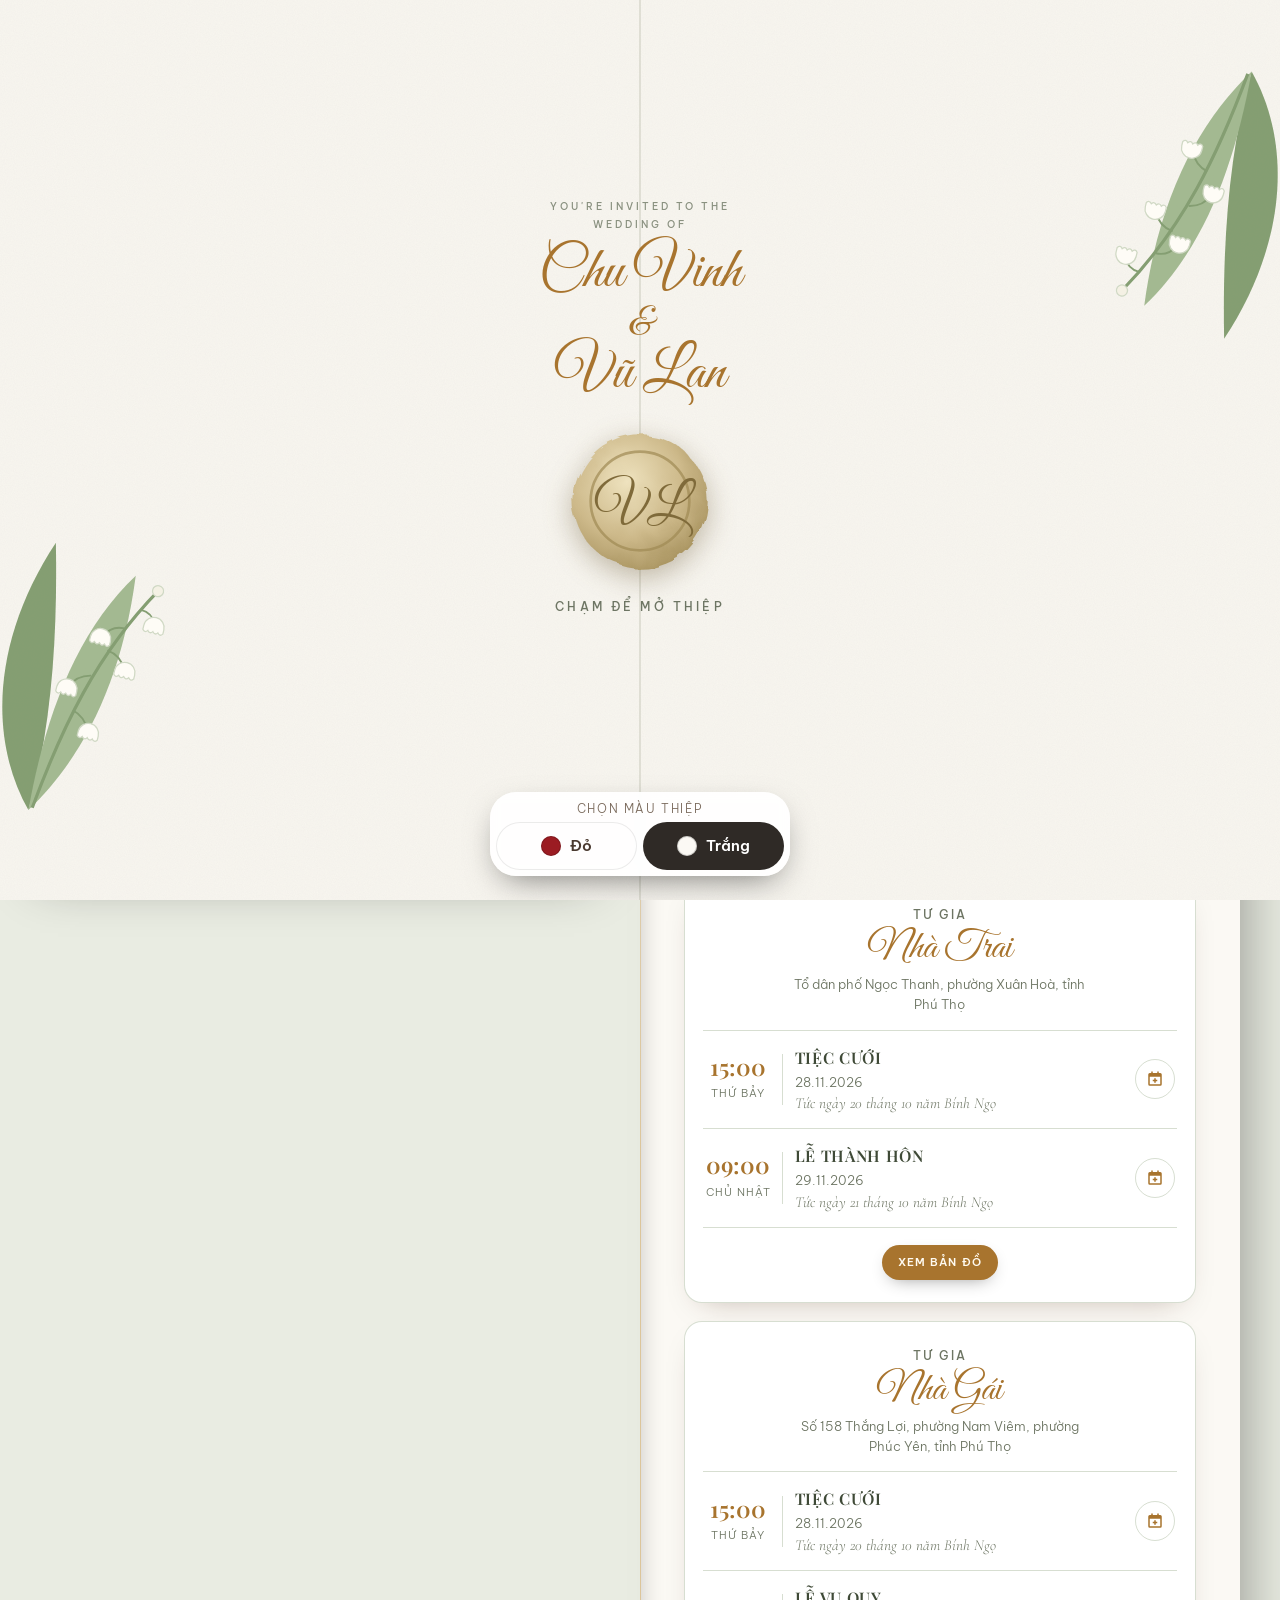
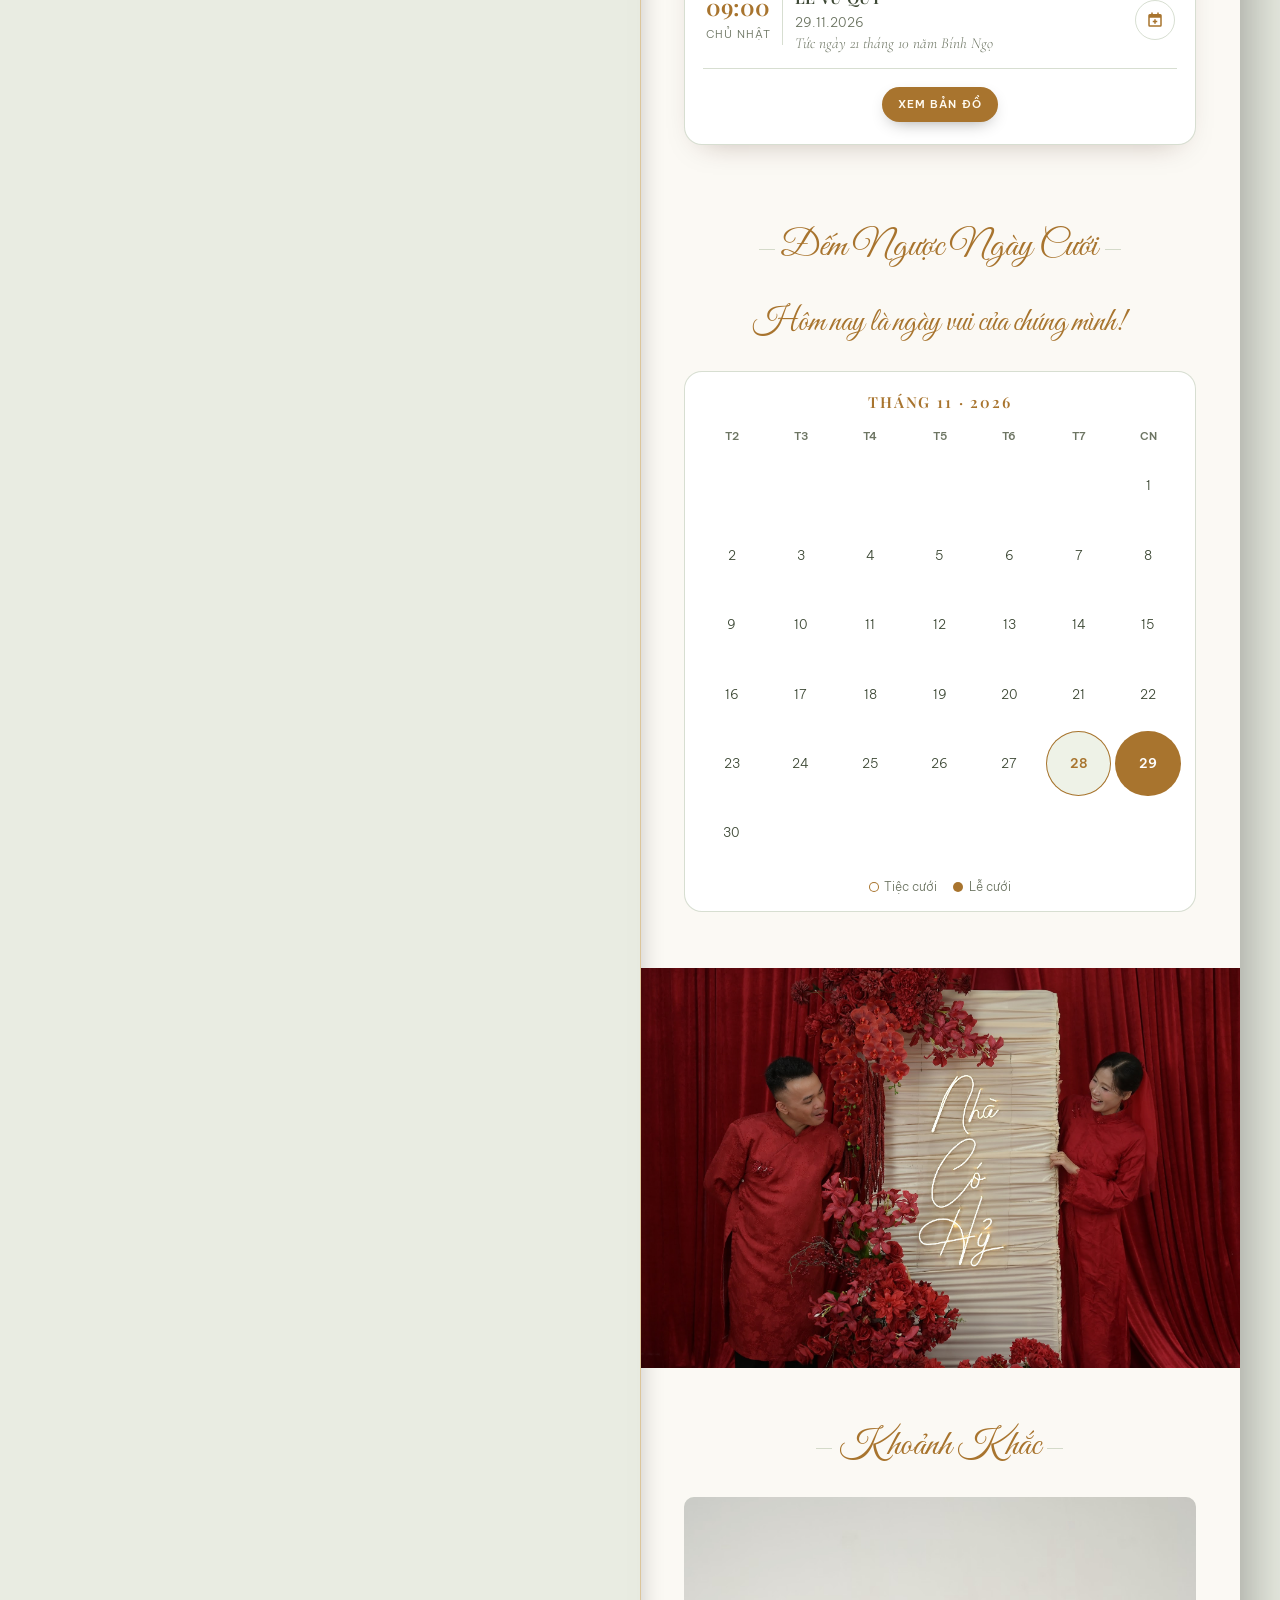
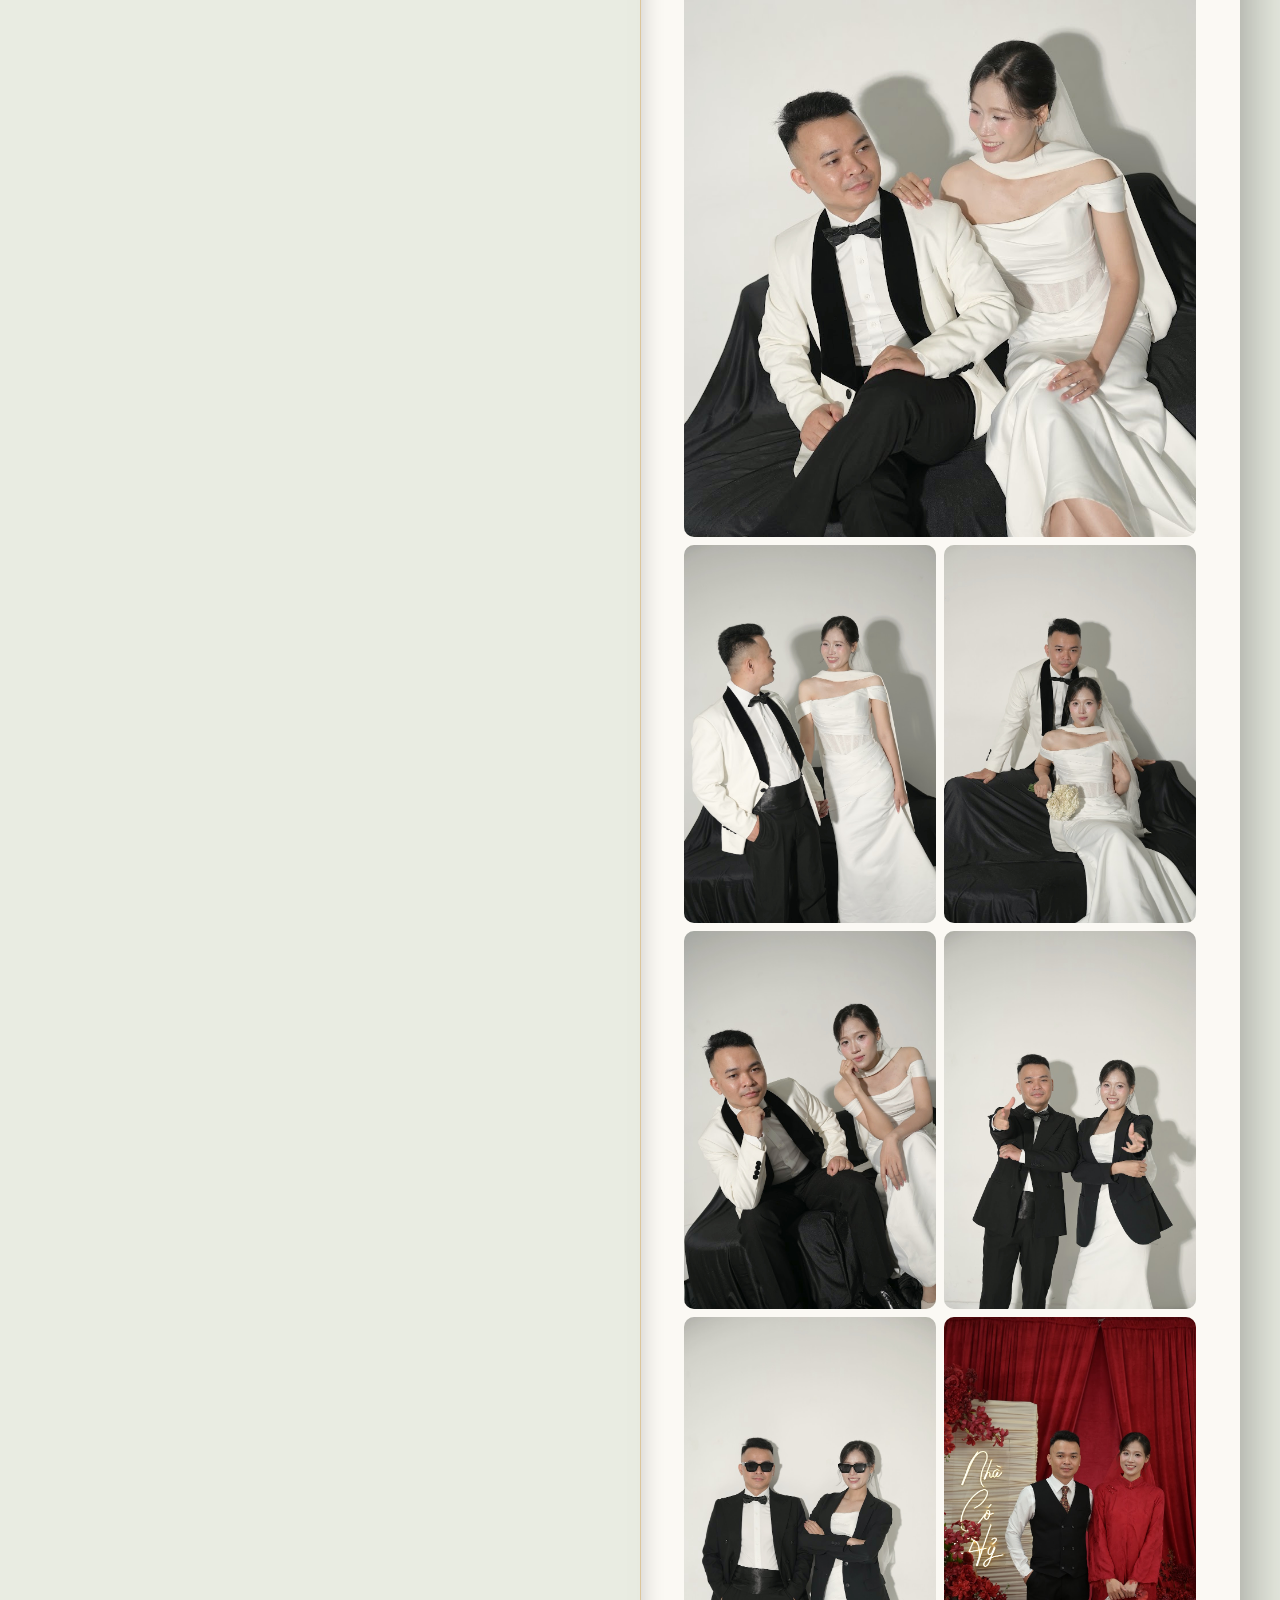
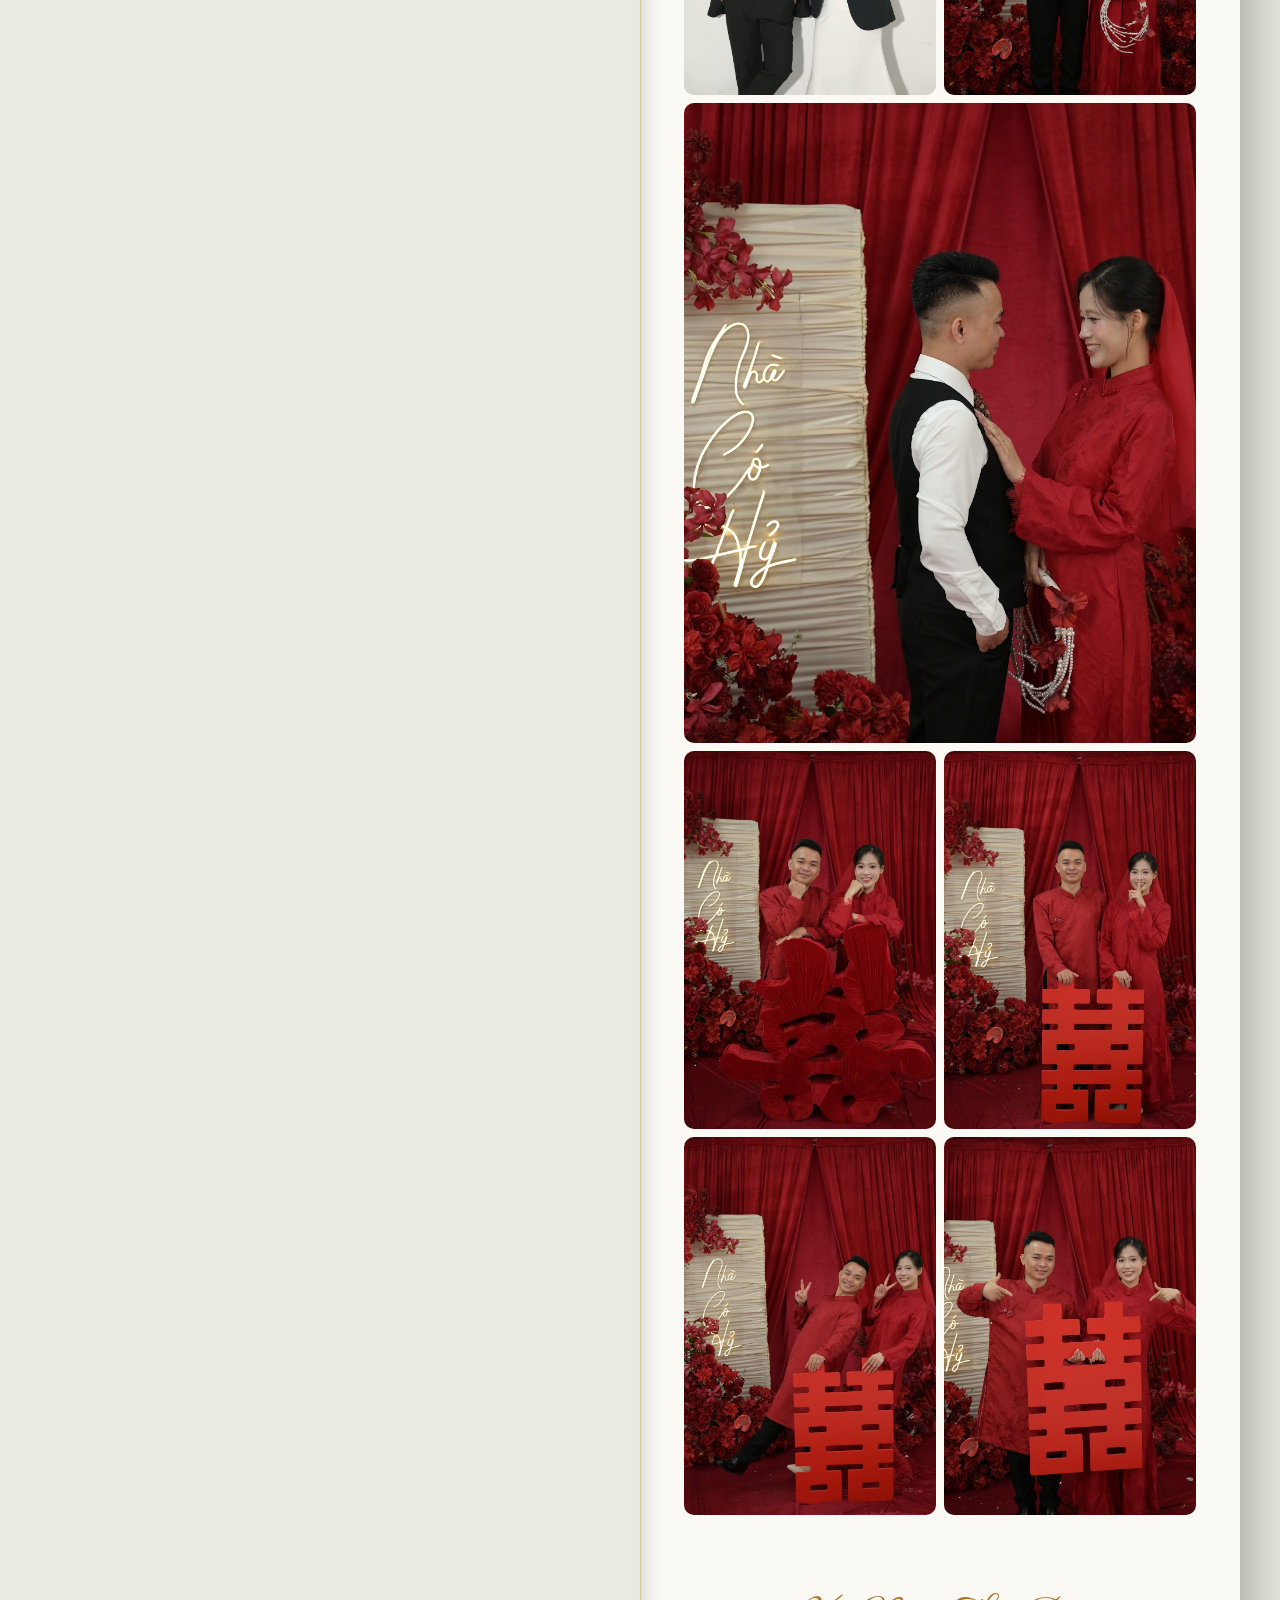
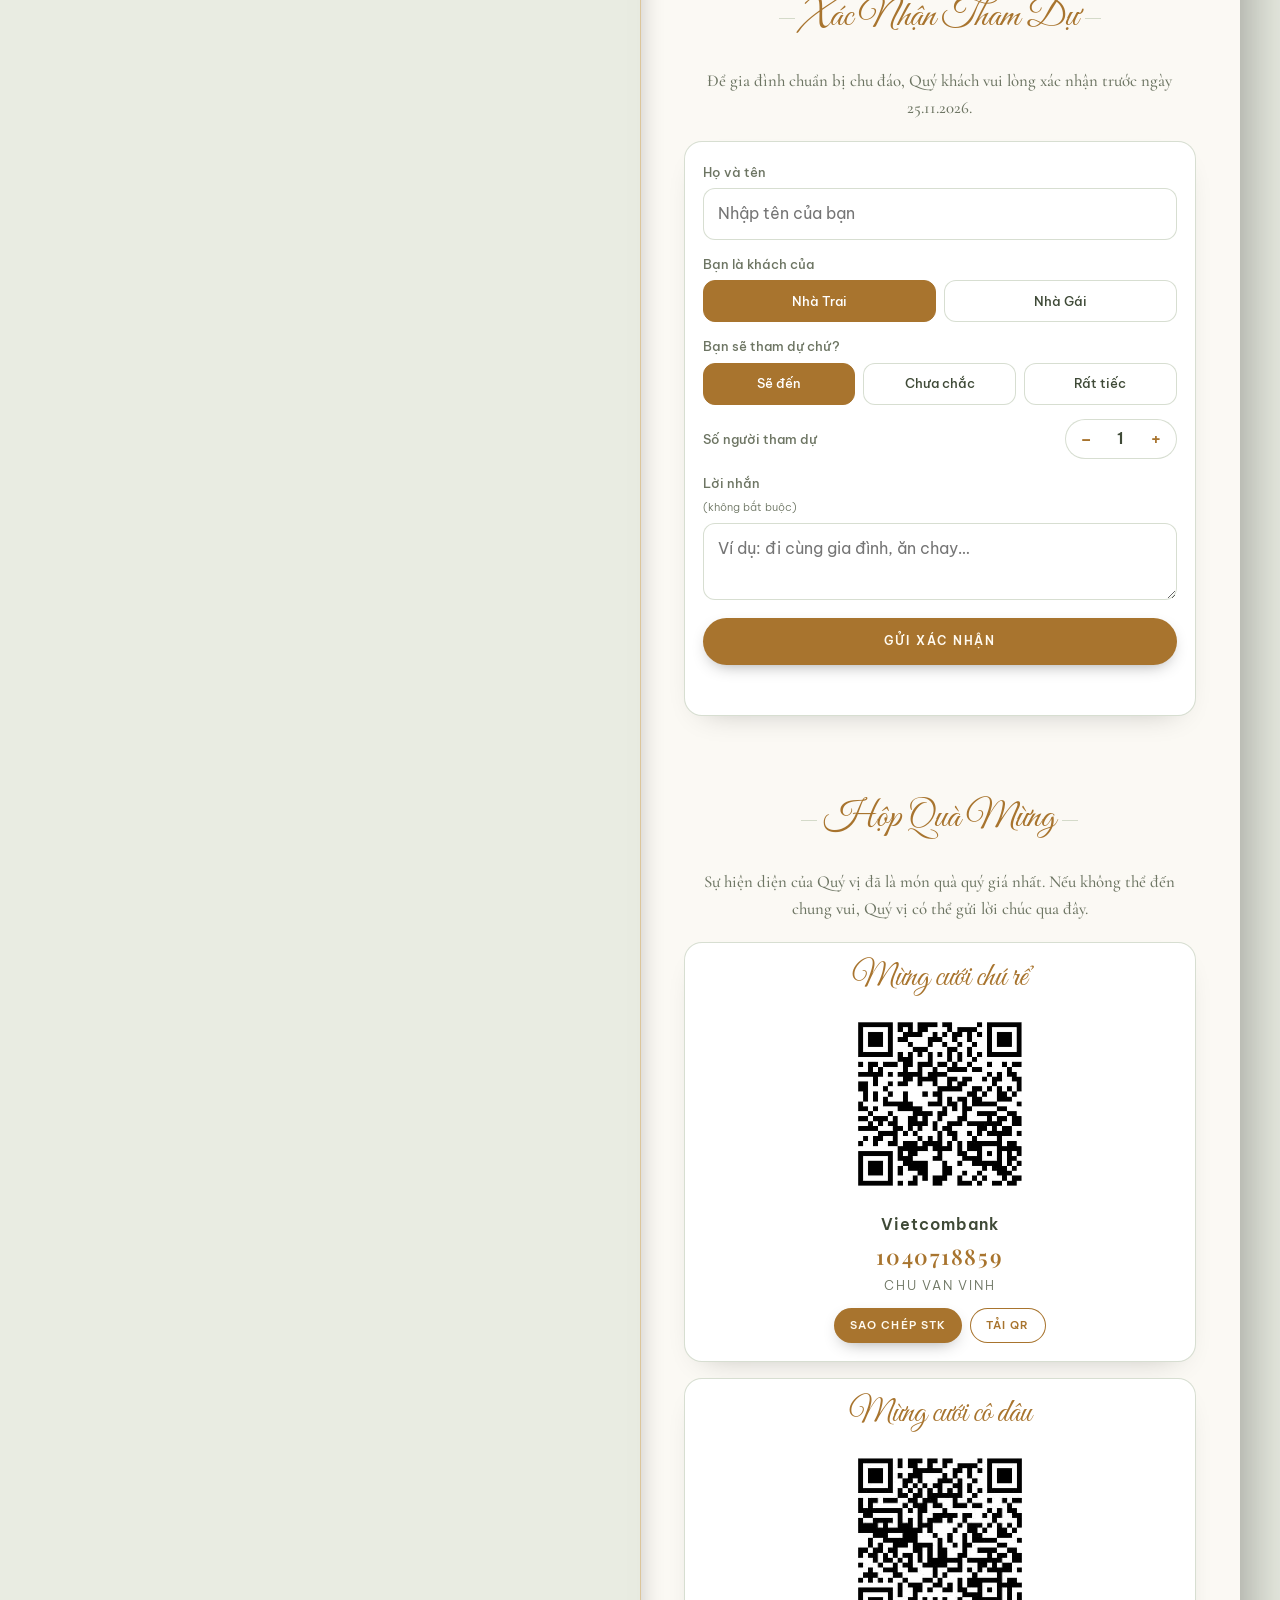
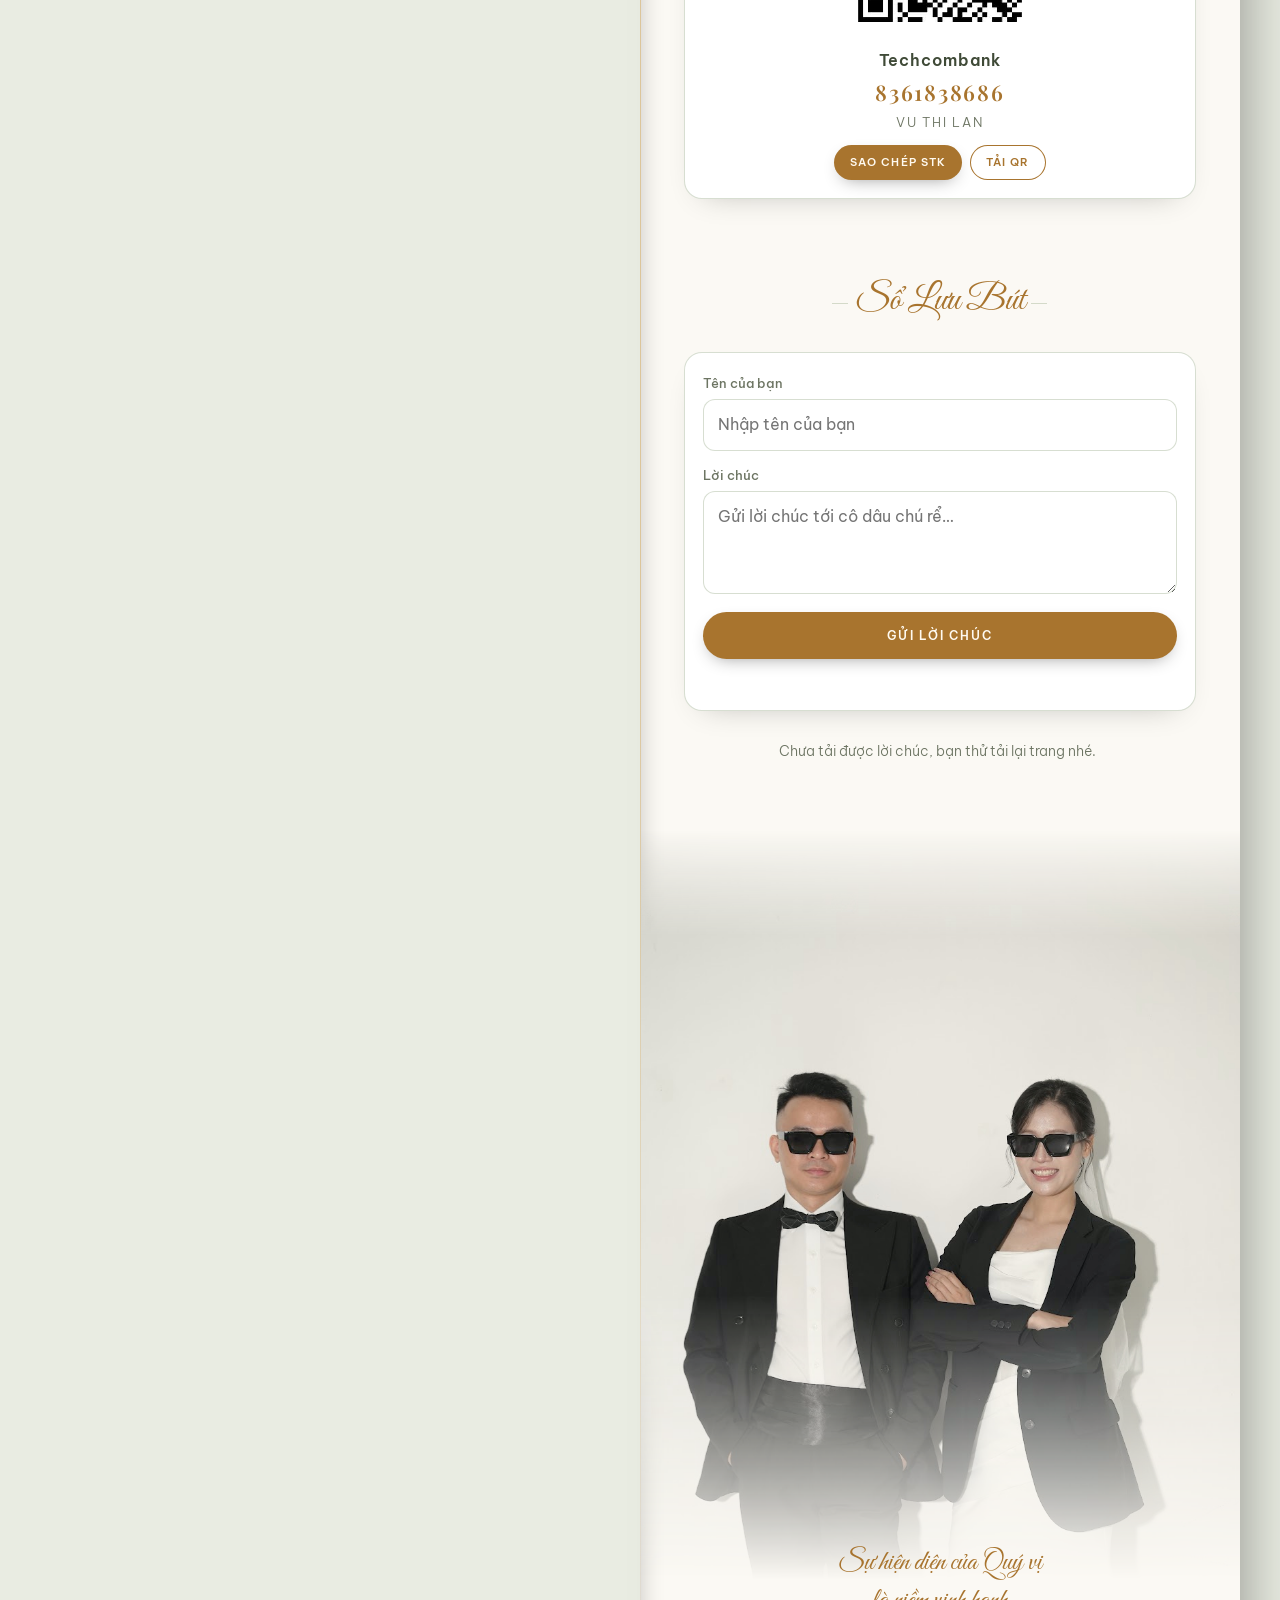
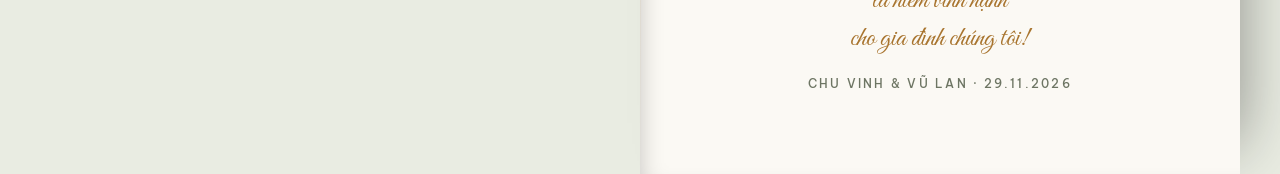
<file: index.html>
<!doctype html>
<html lang="vi" data-theme="trang">
<head>
  <meta charset="utf-8">
  <meta name="viewport" content="width=device-width, initial-scale=1, viewport-fit=cover">
  <title>Chu Vinh &amp; Vũ Lan · Thiệp cưới 29.11.2026</title>
  <meta name="description" content="Trân trọng kính mời Quý khách tới dự lễ cưới của Chu Vinh và Vũ Lan, ngày 28 và 29 tháng 11 năm 2026.">
  <meta property="og:title" content="Thiệp cưới Chu Vinh &amp; Vũ Lan">
  <meta property="og:description" content="Lễ cưới 29.11.2026 · Trân trọng kính mời Quý khách tới chung vui cùng gia đình chúng tôi.">
  <meta property="og:image" content="https://vincentchu161.github.io/thiep-cuoi/assets/img/ao-dai-3788.jpg">
  <meta property="og:url" content="https://vincentchu161.github.io/thiep-cuoi/">
  <meta property="og:type" content="website">
  <meta name="theme-color" content="#f7f5ef">
  <meta name="robots" content="noindex, nofollow">
  <link rel="icon" href="data:image/svg+xml,%3Csvg xmlns='http://www.w3.org/2000/svg' viewBox='0 0 100 100'%3E%3Ccircle cx='50' cy='50' r='48' fill='%237d1419'/%3E%3Ctext x='50' y='68' font-size='54' text-anchor='middle' fill='%23f3d9a0' font-family='serif'%3E%E5%9B%8D%3C/text%3E%3C/svg%3E">
  <link rel="preconnect" href="https://fonts.googleapis.com">
  <link rel="preconnect" href="https://fonts.gstatic.com" crossorigin>
  <link href="https://fonts.googleapis.com/css2?family=Be+Vietnam+Pro:wght@300;400;500;600&family=Cormorant+Garamond:ital,wght@0,500;0,600;0,700;1,500&family=Great+Vibes&family=Playfair+Display:wght@500;600;700&display=swap" rel="stylesheet">
  <link href="https://fonts.googleapis.com/css2?family=Noto+Serif+TC:wght@700&text=%E5%9B%8D&display=block" rel="stylesheet">
  <link rel="preload" as="image" href="assets/img/ngau-3428.jpg">
  <link rel="stylesheet" href="assets/css/style.css">
</head>
<body data-theme="trang" class="locked">

  <!-- Hình trang trí dùng chung (tự vẽ) -->
  <svg width="0" height="0" style="position:absolute" aria-hidden="true">
    <defs>
      <g id="bell">
        <path d="M-6.5 0a6.5 6.5 0 0 1 13 0v2.6q-1.6 2.2-3.25 0q-1.6 2.2-3.25 0q-1.6 2.2-3.25 0q-1.6 2.2-3.25 0z" fill="#fffdf7" stroke="#cfd8c3" stroke-width=".8"/>
      </g>
      <g id="lily">
        <path d="M58 198C22 160 10 98 34 30c14 52 26 112 24 168z" fill="var(--leaf)"/>
        <path d="M58 198c-4-60 2-116 30-160 8 70-6 122-30 160z" fill="var(--leaf-2)"/>
        <path d="M60 196C66 142 76 92 104 44" fill="none" stroke="var(--leaf)" stroke-width="2"/>
        <g stroke="var(--leaf)" stroke-width="1.2" fill="none">
          <path d="M70 130q8 2 12 10"/><path d="M76 106q-9 2-12 10"/><path d="M82 88q9 1 13 9"/><path d="M89 72q-8 0-12 8"/><path d="M96 58q8 0 11 7"/>
        </g>
        <use href="#bell" x="83" y="142"/><use href="#bell" x="63" y="118"/><use href="#bell" x="96" y="99"/><use href="#bell" x="76" y="82" transform="scale(1)"/><use href="#bell" x="107" y="67"/>
        <circle cx="104" cy="44" r="3.5" fill="#f4f1e4" stroke="#cfd8c3" stroke-width=".8"/>
      </g>
      <filter id="wobble"><feTurbulence type="fractalNoise" baseFrequency=".06" numOctaves="2" seed="4"/><feDisplacementMap in="SourceGraphic" scale="9"/></filter>
      <radialGradient id="wax" cx="40%" cy="35%" r="70%"><stop offset="0" stop-color="#efe3bf"/><stop offset=".6" stop-color="#cdb98a"/><stop offset="1" stop-color="#a8935f"/></radialGradient>
    </defs>
  </svg>

  <!-- ========== MÀN HÌNH MỞ THIỆP ========== -->
  <div id="cover" class="cover" role="dialog" aria-label="Mở thiệp cưới">
    <div class="cover-red">
      <div class="red-card">
        <div class="hy">囍</div>
        <p class="eyebrow">Thiệp cưới</p>
        <h1 class="cover-names"><span>Chu Vinh</span><em>&amp;</em><span>Vũ Lan</span></h1>
        <p class="cover-date">29 . 11 . 2026</p>
        <p class="cover-guest" data-guest-line hidden>Kính gửi <b data-guest></b></p>
        <button class="btn btn-open" data-open type="button">Mở thiệp</button>
      </div>
    </div>

    <div class="cover-white">
      <div class="door door-l"><svg class="door-flower" viewBox="0 0 120 200"><use href="#lily"/></svg></div>
      <div class="door door-r"><svg class="door-flower" viewBox="0 0 120 200"><use href="#lily"/></svg></div>
      <div class="white-center">
        <p class="eyebrow">You're invited to the wedding of</p>
        <p class="script white-names"><span>Chu Vinh</span><em>&amp;</em><span>Vũ Lan</span></p>
        <button class="seal" data-open type="button" aria-label="Chạm để mở thiệp">
          <svg viewBox="0 0 120 120"><circle cx="60" cy="60" r="50" fill="url(#wax)" filter="url(#wobble)"/><circle cx="60" cy="60" r="37" fill="none" stroke="#a08a55" stroke-width="2" opacity=".7"/><text x="60" y="74" text-anchor="middle" font-family="Great Vibes, cursive" font-size="40" fill="#7f6a3a">VL</text></svg>
        </button>
        <p class="cover-guest" data-guest-line hidden>Kính gửi <b data-guest></b></p>
        <p class="tap-hint">Chạm để mở thiệp</p>
      </div>
    </div>

    <div class="hy-burst" aria-hidden="true">囍</div>

    <div class="theme-pick" role="radiogroup" aria-label="Chọn màu thiệp">
      <span>Chọn màu thiệp</span>
      <button type="button" role="radio" data-theme-pick="do"><i class="dot dot-do"></i>Đỏ</button>
      <button type="button" role="radio" data-theme-pick="trang"><i class="dot dot-trang"></i>Trắng</button>
    </div>
  </div>

  <!-- ========== NỘI DUNG THIỆP ========== -->
  <main id="invite" class="invite">

    <section class="hero">
      <img class="hero-img" data-hero src="assets/img/ngau-3428.jpg" alt="Chu Vinh và Vũ Lan">
      <div class="hero-shade"></div>
      <div class="hero-text">
        <p class="script hero-kicker">Wedding Day</p>
        <h2 class="hero-names">Chu Vinh <em>&amp;</em> Vũ Lan</h2>
        <p class="hero-date">29 . 11 . 2026</p>
      </div>
      <div class="scroll-cue" aria-hidden="true"></div>
    </section>

    <div class="content">

    <section class="block reveal">
      <h3 class="sec-title"><span>Thông Tin Lễ Cưới</span></h3>
      <div class="families" data-families></div>
      <div class="monogram" data-monogram aria-hidden="true"></div>
      <p class="caps announce">Trân trọng báo tin hôn lễ của con chúng tôi</p>
      <div class="couple-names">
        <div><p class="caps small">Chú rể</p><p class="script">Chu Văn Vinh</p></div>
        <div><p class="caps small">Cô dâu</p><p class="script">Vũ Thị Lan</p></div>
      </div>
    </section>

    <section class="block invite-text reveal">
      <svg class="deco deco-l" viewBox="0 0 120 200" aria-hidden="true"><use href="#lily"/></svg>
      <svg class="deco deco-r" viewBox="0 0 120 200" aria-hidden="true"><use href="#lily"/></svg>
      <div class="hy-small" aria-hidden="true">囍</div>
      <p class="caps">Trân trọng kính mời</p>
      <p class="script guest-name" data-guest>Quý Khách</p>
      <p class="lead">tới dự bữa cơm thân mật<br>chung vui cùng gia đình chúng tôi</p>
    </section>

    <section class="block reveal">
      <h3 class="sec-title"><span>Lịch Trình Lễ Cưới</span></h3>
      <div data-events></div>
    </section>

    <section class="block reveal">
      <h3 class="sec-title"><span>Đếm Ngược Ngày Cưới</span></h3>
      <div class="countdown" data-countdown>
        <div><b data-cd="d">00</b><span>Ngày</span></div>
        <div><b data-cd="h">00</b><span>Giờ</span></div>
        <div><b data-cd="m">00</b><span>Phút</span></div>
        <div><b data-cd="s">00</b><span>Giây</span></div>
      </div>
      <p class="countdown-done" data-countdown-done hidden>Hôm nay là ngày vui của chúng mình!</p>
      <div class="calendar" data-calendar></div>
    </section>

    <figure class="wide-band reveal">
      <img src="assets/img/ao-dai-3788.jpg" alt="Nhà có Hỷ" loading="lazy">
    </figure>

    <section class="block reveal">
      <h3 class="sec-title"><span>Khoảnh Khắc</span></h3>
      <div class="gallery" data-gallery></div>
    </section>

    <section class="block reveal" id="rsvp">
      <h3 class="sec-title"><span>Xác Nhận Tham Dự</span></h3>
      <p class="lead small">Để gia đình chuẩn bị chu đáo, Quý khách vui lòng xác nhận trước ngày 25.11.2026.</p>
      <form class="form" data-rsvp novalidate>
        <label>Họ và tên<input name="name" required maxlength="80" placeholder="Nhập tên của bạn" autocomplete="name"></label>
        <fieldset class="seg">
          <legend>Bạn là khách của</legend>
          <label><input type="radio" name="side" value="Nhà Trai" checked><span>Nhà Trai</span></label>
          <label><input type="radio" name="side" value="Nhà Gái"><span>Nhà Gái</span></label>
        </fieldset>
        <fieldset class="seg seg-3">
          <legend>Bạn sẽ tham dự chứ?</legend>
          <label><input type="radio" name="attend" value="Có" checked><span>Sẽ đến</span></label>
          <label><input type="radio" name="attend" value="Chưa chắc"><span>Chưa chắc</span></label>
          <label><input type="radio" name="attend" value="Không"><span>Rất tiếc</span></label>
        </fieldset>
        <div class="stepper-row" data-guests-row>
          <span>Số người tham dự</span>
          <div class="stepper"><button type="button" data-step="-1" aria-label="Bớt">−</button><output data-guests>1</output><button type="button" data-step="1" aria-label="Thêm">+</button></div>
        </div>
        <label>Lời nhắn <small>(không bắt buộc)</small><textarea name="note" rows="2" maxlength="300" placeholder="Ví dụ: đi cùng gia đình, ăn chay…"></textarea></label>
        <button class="btn" type="submit">Gửi xác nhận</button>
        <p class="form-msg" data-msg role="status"></p>
      </form>
    </section>

    <section class="block reveal">
      <h3 class="sec-title"><span>Hộp Quà Mừng</span></h3>
      <p class="lead small">Sự hiện diện của Quý vị đã là món quà quý giá nhất. Nếu không thể đến chung vui, Quý vị có thể gửi lời chúc qua đây.</p>
      <div class="gifts" data-gifts></div>
    </section>

    <section class="block reveal" id="wishes">
      <h3 class="sec-title"><span>Sổ Lưu Bút</span></h3>
      <form class="form" data-wish novalidate>
        <label>Tên của bạn<input name="name" required maxlength="80" placeholder="Nhập tên của bạn"></label>
        <label>Lời chúc<textarea name="message" required rows="3" maxlength="500" placeholder="Gửi lời chúc tới cô dâu chú rể…"></textarea></label>
        <button class="btn" type="submit">Gửi lời chúc</button>
        <p class="form-msg" data-msg role="status"></p>
      </form>
      <ul class="wish-list" data-wish-list></ul>
    </section>

    <footer class="closing reveal">
      <img data-closing src="assets/img/ao-dai-3754.jpg" alt="" loading="lazy">
      <div class="closing-text">
        <div class="hy-small" aria-hidden="true">囍</div>
        <p class="script">Sự hiện diện của Quý vị<br>là niềm vinh hạnh<br>cho gia đình chúng tôi!</p>
        <p class="caps">Chu Vinh &amp; Vũ Lan · 29.11.2026</p>
      </div>
    </footer>
    </div>
  </main>

  <!-- Nút nổi -->
  <div class="fabs">
    <button class="fab" type="button" data-theme-toggle aria-label="Đổi màu thiệp" title="Đổi màu thiệp"><i class="dot dot-swap"></i></button>
    <button class="fab fab-music" type="button" data-music aria-label="Bật/tắt nhạc" title="Bật/tắt nhạc">
      <svg viewBox="0 0 24 24" width="20" height="20" aria-hidden="true"><path fill="currentColor" d="M9 18.5a2.5 2.5 0 1 1-2.5-2.5c.36 0 .7.08 1 .21V5.6l11-2.1v11.9A2.5 2.5 0 1 1 16 13c.36 0 .7.08 1 .21V7.1l-8 1.55z"/></svg>
    </button>
  </div>
  <audio data-audio loop preload="none"></audio>

  <!-- Xem ảnh -->
  <div class="lightbox" data-lightbox hidden>
    <button class="lb-close" type="button" data-lb-close aria-label="Đóng">×</button>
    <button class="lb-nav lb-prev" type="button" data-lb-prev aria-label="Ảnh trước">‹</button>
    <img data-lb-img alt="">
    <button class="lb-nav lb-next" type="button" data-lb-next aria-label="Ảnh sau">›</button>
    <p class="lb-count" data-lb-count></p>
  </div>

  <!-- Xem QR toàn màn hình (điện thoại / Zalo: nhấn giữ để lưu) -->
  <div class="qr-view" data-qr-view hidden>
    <div class="qr-sheet">
      <button class="lb-close" type="button" data-qr-close aria-label="Đóng">×</button>
      <img data-qr-img alt="Mã QR chuyển khoản">
      <p class="qr-name" data-qr-name></p>
      <p class="qr-hint">Nhấn giữ vào mã QR để lưu ảnh về máy<br><small>hoặc chụp màn hình rồi mở app ngân hàng để quét</small></p>
    </div>
  </div>

  <div class="toast" data-toast role="status" aria-live="polite"></div>

  <script src="assets/js/config.js"></script>
  <script src="assets/js/main.js"></script>
</body>
</html>
</file>
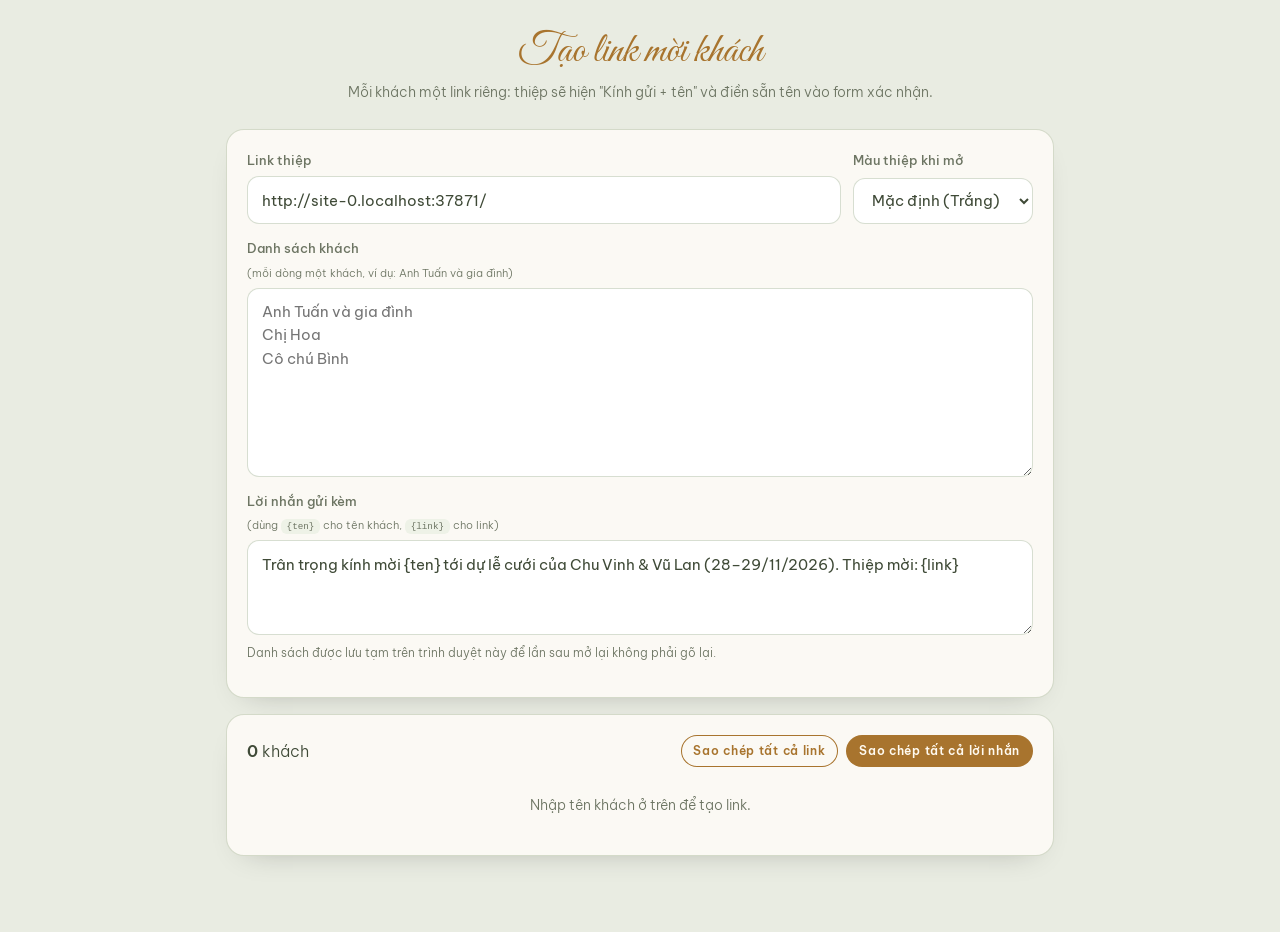
<file: tao-link.html>
<!doctype html>
<html lang="vi">
<head>
  <meta charset="utf-8">
  <meta name="viewport" content="width=device-width, initial-scale=1">
  <title>Tạo link mời khách · Chu Vinh &amp; Vũ Lan</title>
  <meta name="robots" content="noindex, nofollow">
  <link rel="preconnect" href="https://fonts.googleapis.com">
  <link rel="preconnect" href="https://fonts.gstatic.com" crossorigin>
  <link href="https://fonts.googleapis.com/css2?family=Be+Vietnam+Pro:wght@300;400;500;600&family=Great+Vibes&display=swap" rel="stylesheet">
  <style>
    :root { --paper: #fbf9f4; --ink: #3f4a37; --soft: #6d7563; --gold: #a8742e; --line: rgba(111,138,90,.28); --ok: #2f7a3b; }
    * { box-sizing: border-box; }
    html { background: #e9ece2; }
    body { margin: 0; font-family: "Be Vietnam Pro", system-ui, sans-serif; font-weight: 300; color: var(--ink); background: #e9ece2; line-height: 1.55; }
    .wrap { max-width: 860px; margin: 0 auto; padding: 28px 16px 60px; }
    h1 { font-family: "Great Vibes", cursive; font-weight: 400; color: var(--gold); font-size: 2.6rem; margin: 0; text-align: center; line-height: 1.2; }
    .sub { text-align: center; color: var(--soft); margin: .2rem 0 1.6rem; font-size: .9rem; }
    .card { background: var(--paper); border: 1px solid var(--line); border-radius: 18px; padding: 20px; box-shadow: 0 12px 30px -20px rgba(0,0,0,.3); margin-bottom: 16px; }
    label { display: grid; gap: 6px; font-size: .82rem; font-weight: 500; color: var(--soft); margin-bottom: 14px; }
    label small { font-weight: 300; }
    input, textarea, select { width: 100%; font: inherit; font-size: .95rem; font-weight: 400; color: var(--ink); padding: .7rem .85rem; border-radius: 12px; border: 1px solid var(--line); background: #fff; outline: none; }
    input:focus, textarea:focus, select:focus { border-color: var(--gold); box-shadow: 0 0 0 3px rgba(168,116,46,.15); }
    textarea { resize: vertical; }
    .row { display: grid; grid-template-columns: 1fr 180px; gap: 12px; }
    .btn { display: inline-flex; align-items: center; justify-content: center; gap: .4rem; border: 0; border-radius: 999px; padding: .65rem 1.2rem; background: var(--gold); color: #fffaf0; font: inherit; font-weight: 600; font-size: .8rem; letter-spacing: .06em; cursor: pointer; text-decoration: none; white-space: nowrap; }
    .btn.ghost { background: transparent; color: var(--gold); box-shadow: inset 0 0 0 1px var(--gold); }
    .btn.sm { padding: .45rem .8rem; font-size: .74rem; }
    .btn.done { background: var(--ok); color: #fff; box-shadow: none; }
    .bar { display: flex; flex-wrap: wrap; gap: 8px; align-items: center; justify-content: space-between; margin-bottom: 10px; }
    .bar b { font-weight: 600; }
    .list { list-style: none; margin: 0; padding: 0; display: grid; gap: 10px; }
    .item { background: #fff; border: 1px solid var(--line); border-radius: 14px; padding: 12px 14px; display: grid; grid-template-columns: 1fr auto; gap: 6px 12px; align-items: center; }
    .item .name { font-weight: 600; }
    .item .link { grid-column: 1; font-size: .78rem; color: var(--soft); word-break: break-all; }
    .item .acts { grid-column: 2; grid-row: 1 / span 2; display: flex; gap: 6px; flex-wrap: wrap; justify-content: flex-end; }
    .empty { text-align: center; color: var(--soft); font-size: .88rem; padding: 18px 0; }
    .hint { font-size: .78rem; color: var(--soft); margin: -6px 0 14px; }
    code { background: #eef2e7; padding: .1rem .35rem; border-radius: 6px; font-size: .85em; }
    .toast { position: fixed; left: 50%; bottom: 24px; transform: translate(-50%, 20px); background: rgba(30,25,22,.92); color: #fff; padding: .6rem 1.1rem; border-radius: 999px; font-size: .85rem; opacity: 0; pointer-events: none; transition: all .3s; }
    .toast.show { opacity: 1; transform: translate(-50%, 0); }
    @media (max-width: 600px) {
      .row { grid-template-columns: 1fr; }
      .item { grid-template-columns: 1fr; }
      .item .acts { grid-column: 1; grid-row: auto; justify-content: flex-start; }
    }
  </style>
</head>
<body>
  <div class="wrap">
    <h1>Tạo link mời khách</h1>
    <p class="sub">Mỗi khách một link riêng: thiệp sẽ hiện "Kính gửi + tên" và điền sẵn tên vào form xác nhận.</p>

    <div class="card">
      <div class="row">
        <label>Link thiệp
          <input id="base" spellcheck="false">
        </label>
        <label>Màu thiệp khi mở
          <select id="mau">
            <option value="">Mặc định (Trắng)</option>
            <option value="trang">Trắng</option>
            <option value="do">Đỏ</option>
          </select>
        </label>
      </div>
      <label>Danh sách khách <small>(mỗi dòng một khách, ví dụ: Anh Tuấn và gia đình)</small>
        <textarea id="names" rows="7" placeholder="Anh Tuấn và gia đình&#10;Chị Hoa&#10;Cô chú Bình"></textarea>
      </label>
      <label>Lời nhắn gửi kèm <small>(dùng <code>{ten}</code> cho tên khách, <code>{link}</code> cho link)</small>
        <textarea id="msg" rows="3"></textarea>
      </label>
      <p class="hint">Danh sách được lưu tạm trên trình duyệt này để lần sau mở lại không phải gõ lại.</p>
    </div>

    <div class="card">
      <div class="bar">
        <span><b id="count">0</b> khách</span>
        <span style="display:flex;gap:8px;flex-wrap:wrap">
          <button class="btn ghost sm" type="button" id="copyLinks">Sao chép tất cả link</button>
          <button class="btn sm" type="button" id="copyMsgs">Sao chép tất cả lời nhắn</button>
        </span>
      </div>
      <ul class="list" id="list"></ul>
    </div>
  </div>
  <div class="toast" id="toast" role="status" aria-live="polite"></div>

  <script>
  (function () {
    "use strict";
    var $ = function (id) { return document.getElementById(id); };
    var DEFAULT_MSG = "Trân trọng kính mời {ten} tới dự lễ cưới của Chu Vinh & Vũ Lan (28–29/11/2026). Thiệp mời: {link}";
    function load(k, d) { try { var v = localStorage.getItem(k); return v === null ? d : v; } catch (e) { return d; } }
    function save(k, v) { try { localStorage.setItem(k, v); } catch (e) {} }
    function esc(s) { return String(s).replace(/[&<>"']/g, function (c) { return { "&": "&amp;", "<": "&lt;", ">": "&gt;", '"': "&quot;", "'": "&#39;" }[c]; }); }
    function toast(t) { var el = $("toast"); el.textContent = t; el.classList.add("show"); clearTimeout(toast.t); toast.t = setTimeout(function () { el.classList.remove("show"); }, 1800); }

    // Link thiệp mặc định = thư mục chứa trang này (index.html)
    $("base").value = load("tl-base", new URL("./", location.href).href);
    $("mau").value = load("tl-mau", "");
    $("names").value = load("tl-names", "");
    $("msg").value = load("tl-msg", DEFAULT_MSG);

    // Dấu cách -> "+" cho link gọn; chữ có dấu vẫn mã hoá chuẩn
    function enc(s) { return encodeURIComponent(s).replace(/%20/g, "+"); }
    function linkFor(name) {
      var base = $("base").value.trim();
      var q = "khach=" + enc(name) + ($("mau").value ? "&mau=" + $("mau").value : "");
      return base + (base.indexOf("?") < 0 ? "?" : "&") + q;
    }
    function msgFor(name, link) { return $("msg").value.replace(/\{ten\}/g, name).replace(/\{link\}/g, link); }
    function names() {
      var seen = {};
      return $("names").value.split(/\r?\n/).map(function (s) { return s.trim().slice(0, 60); })
        .filter(function (s) { if (!s || seen[s]) return false; seen[s] = 1; return true; });
    }

    function render() {
      var list = names();
      $("count").textContent = list.length;
      $("list").innerHTML = list.length ? list.map(function (n, i) {
        var l = linkFor(n);
        return '<li class="item"><div class="name">' + esc(n) + '</div><div class="link">' + esc(l) + '</div>' +
          '<div class="acts"><button class="btn ghost sm" type="button" data-copy="link" data-i="' + i + '">Sao chép link</button>' +
          '<button class="btn sm" type="button" data-copy="msg" data-i="' + i + '">Sao chép lời nhắn</button>' +
          '<a class="btn ghost sm" href="' + esc(l) + '" target="_blank" rel="noopener">Xem thử</a></div></li>';
      }).join("") : '<li class="empty">Nhập tên khách ở trên để tạo link.</li>';
      save("tl-base", $("base").value); save("tl-mau", $("mau").value); save("tl-names", $("names").value); save("tl-msg", $("msg").value);
    }

    function copy(text, okMsg, btn) {
      function done() {
        toast(okMsg);
        if (btn) { var t = btn.textContent; btn.classList.add("done"); btn.textContent = "Đã chép ✓"; setTimeout(function () { btn.classList.remove("done"); btn.textContent = t; }, 1400); }
      }
      if (navigator.clipboard && window.isSecureContext) navigator.clipboard.writeText(text).then(done, fallback); else fallback();
      function fallback() {
        var ta = document.createElement("textarea"); ta.value = text; ta.style.position = "fixed"; ta.style.opacity = "0";
        document.body.appendChild(ta); ta.select();
        try { document.execCommand("copy"); done(); } catch (e) { prompt("Sao chép thủ công:", text); }
        ta.remove();
      }
    }

    ["base", "mau", "names", "msg"].forEach(function (id) { $(id).addEventListener("input", render); });
    $("list").addEventListener("click", function (e) {
      var b = e.target.closest("[data-copy]"); if (!b) return;
      var n = names()[+b.dataset.i], l = linkFor(n);
      if (b.dataset.copy === "link") copy(l, "Đã chép link của " + n, b);
      else copy(msgFor(n, l), "Đã chép lời nhắn cho " + n, b);
    });
    $("copyLinks").addEventListener("click", function () {
      var list = names(); if (!list.length) return toast("Chưa có khách nào");
      copy(list.map(function (n) { return n + ": " + linkFor(n); }).join("\n"), "Đã chép " + list.length + " link");
    });
    $("copyMsgs").addEventListener("click", function () {
      var list = names(); if (!list.length) return toast("Chưa có khách nào");
      copy(list.map(function (n) { return msgFor(n, linkFor(n)); }).join("\n\n"), "Đã chép " + list.length + " lời nhắn");
    });
    render();
  })();
  </script>
</body>
</html>
</file>
<file: assets/css/style.css>
/* ============ Thiệp cưới Chu Vinh & Vũ Lan ============ */
:root {
  --f-body: "Be Vietnam Pro", system-ui, sans-serif;
  --f-serif: "Cormorant Garamond", "Times New Roman", serif;
  --f-display: "Playfair Display", "Times New Roman", serif;
  --f-script: "Great Vibes", cursive;
  --f-han: "Noto Serif TC", "Songti SC", "SimSun", serif;
  --w: 480px;
  --pad: 20px;
  --ease: cubic-bezier(.22, .61, .36, 1);
  --cloud: url("data:image/svg+xml,%3Csvg xmlns='http://www.w3.org/2000/svg' width='48' height='48' viewBox='0 0 48 48'%3E%3Cg fill='none' stroke='%23e0b265' stroke-width='.9' opacity='.3'%3E%3Ccircle r='24'/%3E%3Ccircle cx='48' r='24'/%3E%3Ccircle cy='48' r='24'/%3E%3Ccircle cx='48' cy='48' r='24'/%3E%3Ccircle cx='24' cy='24' r='24'/%3E%3C/g%3E%3Cg fill='%23e0b265' opacity='.35'%3E%3Ccircle cx='24' cy='0' r='1.3'/%3E%3Ccircle cx='0' cy='24' r='1.3'/%3E%3Ccircle cx='48' cy='24' r='1.3'/%3E%3Ccircle cx='24' cy='48' r='1.3'/%3E%3C/g%3E%3C/svg%3E");
  --paper-noise: url("data:image/svg+xml,%3Csvg xmlns='http://www.w3.org/2000/svg' width='220' height='220'%3E%3Cfilter id='n'%3E%3CfeTurbulence type='fractalNoise' baseFrequency='.9' numOctaves='3' stitchTiles='stitch'/%3E%3CfeColorMatrix values='0 0 0 0 .45 0 0 0 0 .4 0 0 0 0 .3 0 0 0 .07 0'/%3E%3C/filter%3E%3Crect width='100%25' height='100%25' filter='url(%23n)'/%3E%3C/svg%3E");
}

/* ---------- Màu ĐỎ (Kim Hỷ) ---------- */
[data-theme="do"] {
  --page: #6e1016;
  --paper: #f8eedf;
  --paper-2: #f1e2cb;
  --ink: #5b1217;
  --ink-soft: #7d4a3e;
  --accent: #9b1c22;
  --gold: #b98a33;
  --gold-soft: #e7cf96;
  --line: rgba(155, 28, 34, .22);
  --band-bg: #8f1a20;
  --band-ink: #f6e3bd;
  --leaf: #6f8a5a;
  --leaf-2: #86a06f;
  --btn-bg: #8f1a20;
  --btn-ink: #fbecd0;
  --sb-track: #5c0c11;
  --sb-thumb: #c9a45c;
}
/* ---------- Màu TRẮNG (Hoa Ngọc Lan) ---------- */
[data-theme="trang"] {
  --page: #e9ece2;
  --paper: #fbf9f4;
  --paper-2: #eef2e7;
  --ink: #3f4a37;
  --ink-soft: #6d7563;
  --accent: #a8742e;
  --gold: #a8742e;
  --gold-soft: #dcc59a;
  --line: rgba(111, 138, 90, .28);
  --band-bg: transparent;
  --band-ink: #a8742e;
  --leaf: #7f9a6c;
  --leaf-2: #9fb68d;
  --btn-bg: #a8742e;
  --btn-ink: #fffaf0;
  --sb-track: #eceee5;
  --sb-thumb: #bba57d;
}

*, *::before, *::after { box-sizing: border-box; }
html { -webkit-text-size-adjust: 100%; scroll-behavior: smooth; scrollbar-width: thin; scrollbar-color: var(--sb-thumb) var(--sb-track); background: var(--page); }
::-webkit-scrollbar { width: 8px; height: 8px; }
::-webkit-scrollbar-track { background: var(--sb-track); }
::-webkit-scrollbar-thumb { background: var(--sb-thumb); border-radius: 8px; border: 2px solid var(--sb-track); }
::-webkit-scrollbar-thumb:hover { background: var(--gold); }
body {
  margin: 0;
  font-family: var(--f-body);
  font-weight: 300;
  color: var(--ink);
  background-color: var(--page);
  background-image: var(--cloud);
  background-size: 48px;
  line-height: 1.6;
  transition: background-color .5s;
}
[data-theme="trang"] body, body[data-theme="trang"] { background-image: var(--paper-noise); background-size: 220px; }
body.locked { overflow: hidden; height: 100dvh; }
img { display: block; max-width: 100%; }
button { font: inherit; color: inherit; cursor: pointer; }
[hidden] { display: none !important; }

.script { font-family: var(--f-script); font-weight: 400; }
.caps { text-transform: uppercase; letter-spacing: .18em; font-size: .78rem; font-weight: 500; margin: 0; }
.caps.small { font-size: .68rem; }
.lead { font-family: var(--f-serif); font-size: 1.2rem; font-weight: 500; margin: .4rem 0 0; color: var(--ink-soft); }
.lead.small { font-size: 1.05rem; text-align: center; margin: 0 0 1.2rem; }
.eyebrow { text-transform: uppercase; letter-spacing: .3em; font-size: .7rem; margin: 0; font-weight: 500; }

.btn {
  display: inline-flex; align-items: center; justify-content: center; gap: .5rem;
  border: 0; border-radius: 999px; padding: .85rem 1.8rem;
  background: var(--btn-bg); color: var(--btn-ink);
  font-weight: 600; letter-spacing: .14em; text-transform: uppercase; font-size: .78rem;
  box-shadow: 0 6px 18px -8px rgba(0,0,0,.45);
  transition: transform .2s var(--ease), filter .2s;
  text-decoration: none;
}
.btn:hover { filter: brightness(1.08); }
.btn:active { transform: scale(.97); }
.btn.ghost { background: transparent; color: var(--accent); box-shadow: inset 0 0 0 1px var(--accent); }
.btn.sm { padding: .55rem 1rem; font-size: .68rem; letter-spacing: .1em; }
.btn:disabled { opacity: .6; cursor: progress; }

/* ============ COVER ============ */
.cover { position: fixed; inset: 0; z-index: 50; overflow: hidden; overflow: clip; }
.cover-red, .cover-white { position: absolute; inset: 0; display: grid; place-items: center; padding: 24px 16px 110px; transition: opacity .45s; }
[data-theme="do"] .cover-white, [data-theme="trang"] .cover-red { opacity: 0; pointer-events: none; }

.cover-red { background: radial-gradient(ellipse at 50% 40%, #a5222a 0%, #7a1218 60%, #5c0c11 100%); }
.cover-red::before { content: ""; position: absolute; inset: 0; background-image: var(--cloud); background-size: 56px; opacity: .9; -webkit-mask-image: radial-gradient(ellipse at 50% 45%, rgba(0,0,0,.35) 0, #000 75%); mask-image: radial-gradient(ellipse at 50% 45%, rgba(0,0,0,.35) 0, #000 75%); }
.red-card {
  position: relative; width: min(100%, 340px); text-align: center;
  padding: 34px 26px 30px; border-radius: 22px;
  background: linear-gradient(180deg, #fbf3e6, #f2e3cc);
  color: #6b141a; box-shadow: 0 30px 60px -20px rgba(0,0,0,.6), inset 0 0 0 1px rgba(185,138,51,.5), inset 0 0 0 7px #fbf3e6, inset 0 0 0 8px rgba(185,138,51,.45);
  transition: transform .7s var(--ease), opacity .5s;
}
.hy { font-family: var(--f-han); font-size: 4.2rem; line-height: 1; color: #a51e25; margin-bottom: .4rem; }
.red-card .eyebrow { color: #8a5a3a; }
.cover-names { margin: .8rem 0 .4rem; font-family: var(--f-display); font-weight: 500; font-size: 1.75rem; line-height: 1.15; text-transform: uppercase; letter-spacing: .06em; display: flex; flex-direction: column; }
.cover-names em { font-family: var(--f-script); font-style: normal; text-transform: none; color: var(--gold, #b98a33); font-size: 2rem; line-height: 1.1; }
.cover-date { font-family: var(--f-display); letter-spacing: .25em; margin: 0 0 1.2rem; color: #8a5a3a; }
.cover-guest { font-family: var(--f-serif); font-size: 1.1rem; margin: -.4rem 0 1rem; }
.cover-guest b { font-weight: 700; }
.btn-open { background: #8f1a20; color: #fbecd0; width: 100%; min-height: 52px; font-size: .88rem; }

.hy-burst {
  position: absolute; left: 50%; top: 45%; transform: translate(-50%, -50%) scale(.4);
  font-family: var(--f-han); font-size: 46vmin; color: #c8272f; opacity: 0; pointer-events: none;
  text-shadow: 0 0 40px rgba(255, 210, 140, .5);
}

.cover-white { background-color: #f7f5ef; background-image: var(--paper-noise); color: #5a6650; }
.door { position: absolute; top: 0; bottom: 0; width: 50%; overflow: hidden; background-color: #f8f6f0; background-image: var(--paper-noise); transition: transform 1.3s var(--ease); }
.door-l { left: 0; box-shadow: inset -1px 0 0 rgba(120,130,100,.18); }
.door-r { right: 0; box-shadow: inset 1px 0 0 rgba(120,130,100,.18); }
.door-flower { position: absolute; width: 132px; --leaf: #7f9a6c; --leaf-2: #9fb68d; opacity: .95; }
.door-l .door-flower { left: -26px; bottom: 9%; transform: rotate(14deg); }
.door-r .door-flower { right: -26px; top: 7%; transform: scale(-1, -1) rotate(14deg); }
.white-center { position: relative; text-align: center; display: flex; flex-direction: column; align-items: center; gap: .6rem; transition: opacity .5s, transform .8s var(--ease); }
.white-center .eyebrow { font-size: .62rem; color: #8a9180; max-width: 230px; line-height: 1.8; }
.white-names { font-size: 2.7rem; color: #a8742e; margin: 0 0 .4rem; line-height: 1.05; display: flex; flex-direction: column; }
.white-names em { font-style: normal; font-size: 1.8rem; }
.seal { width: 136px; height: 136px; border: 0; background: none; padding: 0; filter: drop-shadow(0 8px 14px rgba(90, 70, 30, .35)); animation: pulse 2.4s ease-in-out infinite; }
.seal svg { width: 100%; height: 100%; }
.tap-hint { text-transform: uppercase; letter-spacing: .26em; font-size: .76rem; font-weight: 500; color: #6d7563; margin: .4rem 0 0; }
.cover-white .cover-guest { margin: .2rem 0 0; color: #4f5b45; }
@keyframes pulse { 50% { transform: scale(1.05); } }

.theme-pick {
  position: absolute; left: 50%; bottom: max(24px, env(safe-area-inset-bottom)); transform: translateX(-50%);
  display: grid; grid-template-columns: 1fr 1fr; gap: 6px; padding: 30px 6px 6px; border-radius: 26px;
  width: min(300px, calc(100% - 32px));
  background: rgba(255,255,255,.92); color: #4a3a30; box-shadow: 0 12px 34px -12px rgba(0,0,0,.55);
  font-size: .95rem; white-space: nowrap; z-index: 3; backdrop-filter: blur(6px);
}
.theme-pick span { position: absolute; top: 8px; left: 0; right: 0; text-align: center; font-size: .72rem; letter-spacing: .14em; text-transform: uppercase; color: #7a6a5c; }
.theme-pick button { display: inline-flex; align-items: center; justify-content: center; gap: .55rem; border: 0; background: transparent; min-height: 48px; padding: 0 1rem; border-radius: 999px; font-weight: 600; box-shadow: inset 0 0 0 1px rgba(0,0,0,.08); }
.theme-pick button[aria-checked="true"] { background: #2f2a26; color: #fff; box-shadow: none; }
.theme-pick .dot { width: 20px; height: 20px; }
.dot { width: 14px; height: 14px; border-radius: 50%; display: inline-block; box-shadow: inset 0 0 0 1px rgba(0,0,0,.18); }
.dot-do { background: #9b1c22; }
.dot-trang { background: #fbf9f4; }

/* Mở thiệp */
.cover.opening .theme-pick { opacity: 0; transition: opacity .3s; }
[data-theme="do"] .cover.opening .red-card { transform: translateY(30px) scale(.85); opacity: 0; }
[data-theme="do"] .cover.opening .hy-burst { animation: burst 1.4s var(--ease) forwards; }
[data-theme="do"] .cover.opening .cover-red { animation: fadeOut .7s .75s forwards; }
@keyframes burst { 0% { opacity: 0; transform: translate(-50%,-50%) scale(.4); } 35% { opacity: 1; transform: translate(-50%,-50%) scale(1); } 100% { opacity: 0; transform: translate(-50%,-50%) scale(2.6); } }
@keyframes fadeOut { to { opacity: 0; } }
[data-theme="trang"] .cover.opening .cover-white { background: transparent; }
[data-theme="trang"] .cover.opening .white-center { opacity: 0; transform: scale(.9); }
[data-theme="trang"] .cover.opening .door-l { transform: translateX(-102%); }
[data-theme="trang"] .cover.opening .door-r { transform: translateX(102%); }
.cover.gone { display: none; }

/* ============ NỘI DUNG ============ */
.invite { max-width: var(--w); margin: 0 auto; background: var(--paper); min-height: 100vh; box-shadow: 0 0 60px rgba(0,0,0,.25); overflow: hidden; overflow: clip; }
[data-theme="do"] .invite { background-color: var(--paper); background-image: var(--paper-noise); }

.hero { position: relative; height: 100svh; min-height: 560px; max-height: 900px; overflow: hidden; color: #fff; }
.hero-img { width: 100%; height: 100%; object-fit: cover; object-position: center 30%; transform: scale(1.12); transition: transform 2.4s var(--ease), opacity .4s; }
body.opened .hero-img { transform: scale(1); }
.hero-shade { position: absolute; inset: 0; background: linear-gradient(180deg, rgba(0,0,0,.25) 0%, rgba(0,0,0,0) 30%, rgba(0,0,0,0) 45%, rgba(0,0,0,.72) 100%); }
.hero-text { position: absolute; left: 0; right: 0; bottom: 70px; text-align: center; padding: 0 16px; opacity: 0; transform: translateY(20px); transition: all 1.2s .9s var(--ease); }
body.opened .hero-text { opacity: 1; transform: none; }
.hero-kicker { font-size: 2.6rem; margin: 0; line-height: 1; text-shadow: 0 2px 12px rgba(0,0,0,.4); }
.hero-names { font-family: var(--f-display); font-weight: 500; text-transform: uppercase; letter-spacing: .08em; font-size: 1.7rem; margin: .4rem 0; text-shadow: 0 2px 12px rgba(0,0,0,.5); }
.hero-names em { font-family: var(--f-script); text-transform: none; font-style: normal; font-size: 2rem; color: var(--gold-soft); }
.hero-date { letter-spacing: .35em; font-family: var(--f-display); margin: 0; }
/* Bản Trắng: ảnh có nửa trên là tường trống -> đặt chữ ở trên, màu đậm */
[data-theme="trang"] .hero { color: var(--ink); }
[data-theme="trang"] .hero-shade { background: linear-gradient(180deg, rgba(251,249,244,.55) 0%, rgba(251,249,244,0) 38%); }
[data-theme="trang"] .hero-text { top: 9%; bottom: auto; }
[data-theme="trang"] .hero-kicker, [data-theme="trang"] .hero-names { text-shadow: none; }
[data-theme="trang"] .hero-kicker { color: var(--gold); }
[data-theme="trang"] .hero-names em { color: var(--gold); }
[data-theme="trang"] .hero-date { color: var(--ink-soft); }
[data-theme="trang"] .scroll-cue { border-color: rgba(63,74,55,.55); }
[data-theme="trang"] .scroll-cue::after { background: var(--ink); }
.scroll-cue { position: absolute; bottom: 22px; left: 50%; width: 22px; height: 36px; margin-left: -11px; border: 1.5px solid rgba(255,255,255,.8); border-radius: 12px; }
.scroll-cue::after { content: ""; position: absolute; left: 50%; top: 7px; width: 3px; height: 7px; margin-left: -1.5px; border-radius: 2px; background: #fff; animation: cue 1.8s infinite; }
@keyframes cue { 60% { transform: translateY(10px); opacity: 0; } 100% { opacity: 0; } }

.block { padding: 56px var(--pad); text-align: center; position: relative; }
.block + .block { padding-top: 24px; }

.sec-title { margin: 0 0 1.8rem; font-weight: 500; }
[data-theme="do"] .sec-title { margin-left: calc(-1 * var(--pad)); margin-right: calc(-1 * var(--pad)); background: var(--band-bg); color: var(--band-ink); font-family: var(--f-display); text-transform: uppercase; letter-spacing: .14em; font-size: 1.15rem; padding: .85rem 16px; position: relative; }
[data-theme="do"] .sec-title::before, [data-theme="do"] .sec-title::after { content: "❖"; color: var(--gold-soft); font-size: .7rem; margin: 0 .8rem; vertical-align: middle; }
[data-theme="trang"] .sec-title { font-family: var(--f-script); font-size: 2.3rem; color: var(--gold); line-height: 1.2; }
[data-theme="trang"] .sec-title span { display: inline-block; padding: 0 1.4rem; background: linear-gradient(var(--line), var(--line)) left 55% / 1rem 1px no-repeat, linear-gradient(var(--line), var(--line)) right 55% / 1rem 1px no-repeat; }

/* Trang trí hoa (bản Trắng) */
.deco { display: none; position: absolute; width: 92px; top: 8px; pointer-events: none; }
[data-theme="trang"] .deco { display: block; }
.deco-l { left: -22px; transform: rotate(-18deg); }
.deco-r { right: -22px; transform: scaleX(-1) rotate(-18deg); }

/* Lời mời */
.invite-text { padding-top: 64px; }
.hy-small { font-family: var(--f-han); font-size: 2.6rem; color: var(--accent); line-height: 1; margin-bottom: 1rem; }
[data-theme="trang"] .hy-small { display: none; }
.guest-name { font-size: 2.6rem; color: var(--gold); margin: .2rem 0 0; line-height: 1.3; word-break: break-word; }
.couple-script { margin-top: 1.6rem; display: flex; flex-direction: column; align-items: center; line-height: 1.05; }
.couple-script .script { font-size: 3.4rem; color: var(--accent); }
.couple-script .script:first-child { align-self: flex-start; margin-left: 12%; }
.couple-script .script:last-child { align-self: flex-end; margin-right: 12%; }
.heart { color: var(--gold); font-size: 1.1rem; margin: .5rem 0 .7rem; }

/* Gia đình */
.families { display: grid; grid-template-columns: 1fr 1fr; gap: 0; }
.family { padding: 0 10px; }
.family + .family { border-left: 1px solid var(--line); }
.family h4 { margin: 0 0 .6rem; font-family: var(--f-display); font-weight: 600; text-transform: uppercase; letter-spacing: .14em; font-size: .85rem; color: var(--accent); }
.family p { margin: 0; font-family: var(--f-serif); font-size: 1.1rem; font-weight: 600; line-height: 1.45; }
.family .addr { margin-top: .6rem; font-family: var(--f-body); font-size: .74rem; font-weight: 300; color: var(--ink-soft); line-height: 1.5; }
.monogram { width: 150px; height: 150px; margin: 1.8rem auto 1rem; color: var(--gold); }
.monogram svg { width: 100%; height: 100%; overflow: visible; }
.couple-names { display: grid; grid-template-columns: 1fr 1fr; }
.couple-names .script { font-size: 1.75rem; color: var(--accent); margin: .1rem 0 0; line-height: 1.2; }
.couple-names .caps { color: var(--ink-soft); }

/* Sự kiện: mỗi nhà một thẻ */
.venues { display: grid; gap: 18px; }
.venue { position: relative; padding: 24px 18px 22px; border-radius: 18px; background: var(--paper); border: 1px solid var(--line); box-shadow: 0 12px 30px -18px rgba(60, 20, 10, .35); }
[data-theme="trang"] .venue { background: #fff; }
.venue-kicker { color: var(--ink-soft); }
.venue-name { margin: .1rem 0 .3rem; font-family: var(--f-script); font-weight: 400; font-size: 2.5rem; line-height: 1.1; color: var(--accent); }
.venue .addr { font-size: .84rem; color: var(--ink-soft); margin: 0 auto .9rem; max-width: 300px; line-height: 1.5; }
.ev-rows { list-style: none; margin: 0 0 1.1rem; padding: 0; text-align: left; }
.ev-rows li { display: grid; grid-template-columns: 78px 1fr auto; gap: 12px; align-items: center; padding: 14px 2px; border-top: 1px solid var(--line); }
.ev-rows li:last-child { border-bottom: 1px solid var(--line); }
.ev-time { text-align: center; border-right: 1px solid var(--line); padding-right: 10px; }
.ev-time b { display: block; font-family: var(--f-display); font-size: 1.45rem; font-weight: 600; color: var(--accent); line-height: 1.1; }
.ev-time span { font-size: .66rem; text-transform: uppercase; letter-spacing: .1em; color: var(--ink-soft); }
.ev-title { margin: 0; font-family: var(--f-display); font-weight: 600; font-size: 1rem; letter-spacing: .04em; text-transform: uppercase; color: var(--ink); }
.ev-date { margin: .15rem 0 0; font-size: .84rem; color: var(--ink-soft); line-height: 1.45; }
.ev-date i { font-family: var(--f-serif); font-size: .95rem; }
.cal-btn { width: 40px; height: 40px; border-radius: 50%; border: 1px solid var(--line); background: transparent; color: var(--accent); display: grid; place-items: center; }
.cal-btn:hover { background: var(--paper-2); }
.cal-menu { position: relative; }
.cal-pop { position: absolute; z-index: 5; right: 0; bottom: calc(100% + 6px); background: #fff; color: #333; border-radius: 12px; box-shadow: 0 12px 30px -10px rgba(0,0,0,.35); padding: 6px; min-width: 190px; display: grid; }
.cal-pop a, .cal-pop button { text-align: left; padding: .6rem .8rem; border-radius: 8px; border: 0; background: none; color: inherit; text-decoration: none; font-size: .85rem; }
.cal-pop a:hover, .cal-pop button:hover { background: #f3f0ea; }
.announce { margin: .4rem 0 .6rem; color: var(--ink-soft); }

/* Dải ảnh rộng */
.wide-band { margin: 0; position: relative; }
.wide-band img { width: 100%; aspect-ratio: 3 / 2; object-fit: cover; }
.wide-band figcaption { position: absolute; left: 0; right: 0; bottom: 10px; text-align: center; color: #fff; font-size: 2.4rem; text-shadow: 0 2px 10px rgba(0,0,0,.5); }

/* Đếm ngược + lịch */
.countdown { display: grid; grid-template-columns: repeat(4, 1fr); gap: 10px; margin-bottom: 1.6rem; }
.countdown div { background: var(--paper-2); border-radius: 14px; padding: 14px 4px 10px; border: 1px solid var(--line); }
.countdown b { display: block; font-family: var(--f-display); font-size: 1.9rem; font-weight: 600; color: var(--accent); line-height: 1.1; font-variant-numeric: tabular-nums; }
.countdown span { font-size: .68rem; text-transform: uppercase; letter-spacing: .14em; color: var(--ink-soft); }
.countdown-done { font-family: var(--f-script); font-size: 2rem; color: var(--accent); margin: 0 0 1.4rem; }
.calendar { background: #fff; border-radius: 18px; padding: 18px 14px 14px; border: 1px solid var(--line); }
[data-theme="do"] .calendar { background: rgba(255,255,255,.6); }
.calendar h4 { margin: 0 0 .8rem; font-family: var(--f-display); font-weight: 600; letter-spacing: .12em; text-transform: uppercase; font-size: .95rem; color: var(--accent); }
.cal-grid { display: grid; grid-template-columns: repeat(7, 1fr); gap: 4px; font-size: .82rem; }
.cal-grid .dow { font-weight: 600; font-size: .68rem; color: var(--ink-soft); padding-bottom: 4px; }
.cal-grid .d { aspect-ratio: 1; display: grid; place-items: center; border-radius: 50%; position: relative; }
.cal-grid .d.mark { background: var(--paper-2); color: var(--accent); font-weight: 600; box-shadow: inset 0 0 0 1px var(--accent); }
.cal-grid .d.main { background: var(--accent); color: #fff; font-weight: 600; box-shadow: none; }
.cal-legend { display: flex; justify-content: center; gap: 1rem; margin-top: .8rem; font-size: .72rem; color: var(--ink-soft); }
.cal-legend i { display: inline-block; width: 10px; height: 10px; border-radius: 50%; margin-right: .35rem; vertical-align: -1px; }

/* Album */
.gallery { display: grid; grid-template-columns: 1fr 1fr; gap: 8px; }
.gallery button { border: 0; padding: 0; background: var(--paper-2); border-radius: 10px; overflow: hidden; aspect-ratio: 2 / 3; }
.gallery button.wide { grid-column: span 2; aspect-ratio: 4 / 5; }
.gallery img { width: 100%; height: 100%; object-fit: cover; object-position: center 25%; transition: transform .6s var(--ease); }
.gallery button:hover img { transform: scale(1.04); }

.lightbox { position: fixed; inset: 0; z-index: 80; background: rgba(12, 8, 6, .94); display: grid; place-items: center; touch-action: pan-y; }
.lightbox img { max-width: 100vw; max-height: 86vh; object-fit: contain; user-select: none; }
.lb-close { position: absolute; top: max(10px, env(safe-area-inset-top)); right: 12px; width: 44px; height: 44px; border: 0; background: rgba(255,255,255,.12); color: #fff; font-size: 1.8rem; border-radius: 50%; line-height: 1; }
.lb-nav { position: absolute; top: 50%; transform: translateY(-50%); width: 44px; height: 64px; border: 0; background: rgba(255,255,255,.1); color: #fff; font-size: 2.2rem; border-radius: 10px; }
.lb-prev { left: 8px; } .lb-next { right: 8px; }
.lb-count { position: absolute; bottom: max(14px, env(safe-area-inset-bottom)); color: #ddd; font-size: .85rem; letter-spacing: .2em; margin: 0; }

.qr-view { position: fixed; inset: 0; z-index: 85; background: rgba(12, 8, 6, .82); display: grid; place-items: center; padding: 16px; }
.qr-sheet { position: relative; background: #fff; border-radius: 22px; padding: 28px 22px 22px; width: min(360px, 100%); text-align: center; color: #333; }
.qr-sheet .lb-close { top: 8px; right: 8px; background: #f1ede6; color: #333; }
.qr-sheet img { width: 100%; height: auto; image-rendering: pixelated; -webkit-touch-callout: default; user-select: auto; }
.qr-name { margin: .6rem 0 .2rem; font-weight: 600; letter-spacing: .04em; font-size: .9rem; }
.qr-hint { margin: .4rem 0 0; font-size: .85rem; color: #6d6259; line-height: 1.5; }
.qr-hint small { font-size: .76rem; }

/* Form */
.form { display: grid; gap: 14px; text-align: left; background: #fff; padding: 20px 18px; border-radius: 18px; border: 1px solid var(--line); box-shadow: 0 12px 30px -20px rgba(0,0,0,.3); }
[data-theme="do"] .form { background: rgba(255,255,255,.7); }
.form label { display: grid; gap: 6px; font-size: .8rem; font-weight: 500; color: var(--ink-soft); }
.form small { font-weight: 300; }
.form input:not([type="radio"]), .form textarea {
  width: 100%; font: inherit; font-size: 1rem; font-weight: 400; color: var(--ink);
  padding: .75rem .9rem; border-radius: 12px; border: 1px solid var(--line); background: #fff; outline: none; resize: vertical;
}
.form input:focus, .form textarea:focus { border-color: var(--accent); box-shadow: 0 0 0 3px color-mix(in srgb, var(--accent) 18%, transparent); }
.form .btn { justify-self: stretch; margin-top: 4px; }
.seg { border: 0; padding: 0; margin: 0; display: grid; grid-template-columns: 1fr 1fr; gap: 8px; }
.seg-3 { grid-template-columns: repeat(3, 1fr); }
.seg legend { font-size: .8rem; font-weight: 500; color: var(--ink-soft); margin-bottom: 6px; padding: 0; }
.seg label { display: block; }
.seg input { position: absolute; opacity: 0; pointer-events: none; }
.seg span { display: block; text-align: center; padding: .6rem .3rem; border-radius: 12px; border: 1px solid var(--line); font-size: .82rem; color: var(--ink); background: #fff; transition: all .2s; }
.seg input:checked + span { background: var(--accent); border-color: var(--accent); color: #fff; font-weight: 500; }
.seg input:focus-visible + span { outline: 2px solid var(--gold); outline-offset: 2px; }
.stepper-row { display: flex; align-items: center; justify-content: space-between; font-size: .8rem; font-weight: 500; color: var(--ink-soft); }
.stepper { display: flex; align-items: center; border: 1px solid var(--line); border-radius: 999px; overflow: hidden; background: #fff; }
.stepper button { width: 40px; height: 38px; border: 0; background: none; font-size: 1.2rem; color: var(--accent); }
.stepper output { min-width: 30px; text-align: center; font-weight: 600; color: var(--ink); font-size: 1rem; }
.form-msg { margin: 0; font-size: .85rem; text-align: center; min-height: 1.2em; }
.form-msg.ok { color: #2f7a3b; } .form-msg.err { color: #b3261e; }

.wish-list { list-style: none; padding: 0 4px 0 0; margin: 18px 0 0; display: grid; gap: 10px; max-height: 420px; overflow-y: auto; text-align: left; scrollbar-width: thin; scrollbar-color: var(--gold-soft) transparent; }
.wish-list::-webkit-scrollbar-track { background: transparent; }
.wish-list::-webkit-scrollbar-thumb { background: var(--gold-soft); border: 0; }
.wish-list li { background: var(--paper-2); border-radius: 14px; padding: 12px 14px; border: 1px solid var(--line); }
.wish-list b { display: block; font-weight: 600; font-size: .85rem; color: var(--accent); }
.wish-list p { margin: .2rem 0 0; font-family: var(--f-serif); font-size: 1.08rem; font-weight: 500; white-space: pre-line; }
.wish-list .empty { text-align: center; background: none; border: 0; color: var(--ink-soft); font-size: .85rem; }

/* Quà mừng */
.gifts { display: grid; gap: 16px; }
.gift { background: #fff; border-radius: 18px; padding: 18px; border: 1px solid var(--line); box-shadow: 0 12px 30px -20px rgba(0,0,0,.3); }
.gift h4 { margin: 0 0 .8rem; font-family: var(--f-script); font-weight: 400; font-size: 2rem; color: var(--accent); line-height: 1.1; }
.gift img { width: 190px; height: 190px; margin: 0 auto; image-rendering: pixelated; border-radius: 8px; }
.gift .bank { margin: .8rem 0 0; font-weight: 600; letter-spacing: .06em; }
.gift .acc { font-family: var(--f-display); font-size: 1.35rem; font-weight: 600; letter-spacing: .08em; color: var(--accent); margin: .1rem 0; }
.gift .holder { font-size: .8rem; letter-spacing: .14em; color: var(--ink-soft); margin: 0 0 .8rem; }
.gift .actions { display: flex; justify-content: center; gap: 8px; flex-wrap: wrap; }

/* Kết */
.closing { position: relative; text-align: center; padding-bottom: 80px; }
.closing img { width: 100%; aspect-ratio: 4 / 5; object-fit: cover; object-position: center 30%; -webkit-mask-image: linear-gradient(180deg, transparent 0, #000 14%, #000 62%, transparent 100%); mask-image: linear-gradient(180deg, transparent 0, #000 14%, #000 62%, transparent 100%); }
.closing-text { position: relative; margin-top: -36px; padding: 0 20px; }
.closing .script { font-size: 1.75rem; line-height: 1.35; margin: 0 0 1rem; color: var(--accent); }
.closing .caps { color: var(--ink-soft); }
.closing .hy-small { margin: 0 auto .6rem; }

/* Nút nổi */
.fabs { position: fixed; right: max(14px, calc(50% - var(--w) / 2 + 14px)); bottom: max(18px, env(safe-area-inset-bottom)); z-index: 40; display: grid; gap: 10px; opacity: 0; pointer-events: none; transition: opacity .5s; }
body.opened .fabs { opacity: 1; pointer-events: auto; }
.fab { width: 42px; height: 42px; border-radius: 50%; border: 0; display: grid; place-items: center; background: var(--btn-bg); color: var(--btn-ink); box-shadow: 0 8px 20px -6px rgba(0,0,0,.5); }
.fab-music.playing svg { animation: spin 4s linear infinite; }
.fab-music:not(.playing) { opacity: .75; }
.fab-music:not(.playing)::after { content: ""; position: absolute; width: 26px; height: 2px; background: currentColor; transform: rotate(-45deg); border-radius: 2px; }
@keyframes spin { to { transform: rotate(360deg); } }
.dot-swap { width: 20px; height: 20px; background: linear-gradient(135deg, #9b1c22 50%, #fbf9f4 50%); box-shadow: 0 0 0 2px rgba(255,255,255,.7); }

.toast { position: fixed; left: 50%; bottom: 90px; transform: translate(-50%, 20px); background: rgba(30,25,22,.92); color: #fff; padding: .6rem 1.1rem; border-radius: 999px; font-size: .85rem; opacity: 0; pointer-events: none; transition: all .3s; z-index: 90; white-space: nowrap; }
.toast.show { opacity: 1; transform: translate(-50%, 0); }

/* Hiện dần khi cuộn */
.reveal { opacity: 0; transform: translateY(28px); transition: opacity .9s var(--ease), transform .9s var(--ease); }
.reveal.in { opacity: 1; transform: none; }

/* Máy tính bảng: cột rộng hơn, nút nổi ra ngoài cột */
@media (min-width: 640px) {
  :root { --w: 560px; --pad: 32px; }
  .fabs { right: calc(50% - var(--w) / 2 - 62px); }
}
/* Laptop: ảnh lớn cố định bên trái, nội dung cuộn bên phải */
@media (min-width: 1024px) {
  /* Khung ảnh đúng tỉ lệ ảnh gốc (880x1321) theo chiều cao màn hình, ghép sát cột nội dung, cả cụm nằm giữa */
  :root { --w: 600px; --pad: 44px; --hero-w: min(calc(100vh * 0.6662), calc(100vw - var(--w))); }
  .invite { max-width: none; display: grid; grid-template-columns: var(--hero-w) var(--w); justify-content: center; box-shadow: none; background: transparent; overflow: visible; }
  [data-theme] .invite { background: transparent; }
  /* Cột nội dung là một tờ liền; mép ghép với ảnh như gáy sách: bóng gập + chỉ vàng mảnh */
  .content { grid-column: 2; position: relative; background-color: var(--paper); overflow: hidden; overflow: clip;
    box-shadow: inset 18px 0 24px -18px rgba(0,0,0,.22), 30px 0 60px -30px rgba(0,0,0,.4); }
  [data-theme="do"] .content { background-image: var(--paper-noise); }
  .content::before { content: ""; position: absolute; top: 0; bottom: 0; left: 0; width: 1px; background: linear-gradient(180deg, transparent, var(--gold-soft) 12%, var(--gold-soft) 88%, transparent); z-index: 2; }
  .invite > .hero { grid-column: 1; grid-row: 1; position: sticky; top: 0; align-self: start; height: 100vh; max-height: none; min-height: 0; box-shadow: -24px 0 50px -24px rgba(0,0,0,.45); }
  .hero-img { object-position: center 30%; transform: scale(1.04); }
  body.opened .hero-img { transform: none; }
  .hero-text { bottom: 9vh; }
  [data-theme="trang"] .hero-text { top: 8vh; bottom: auto; }
  .hero-kicker { font-size: 3.4rem; }
  .hero-names { font-size: 2.1rem; }
  .hero-names em { font-size: 2.5rem; }
  .hero-date { font-size: 1.15rem; }
  .scroll-cue { display: none; }
  /* nút nổi nằm ngoài mép phải cột nội dung */
  .fabs { right: max(14px, calc((100vw - var(--hero-w) - var(--w)) / 2 - 62px)); }
  .lead { font-size: 1.3rem; }
  .guest-name { font-size: 3rem; }
  .red-card { width: 400px; padding: 44px 34px 36px; }
  .hy { font-size: 5.2rem; }
  .cover-names { font-size: 2.2rem; }
  .white-names { font-size: 3.6rem; }
  .white-names em { font-size: 2.4rem; }
  .seal { width: 160px; height: 160px; }
  .door-flower { width: 190px; }
}
@media (min-width: 1440px) {
  :root { --w: 680px; --pad: 56px; }
}
@media (prefers-reduced-motion: reduce) {
  *, *::before, *::after { animation-duration: .01ms !important; animation-iteration-count: 1 !important; transition-duration: .01ms !important; }
  .reveal { opacity: 1; transform: none; }
}
</file>
